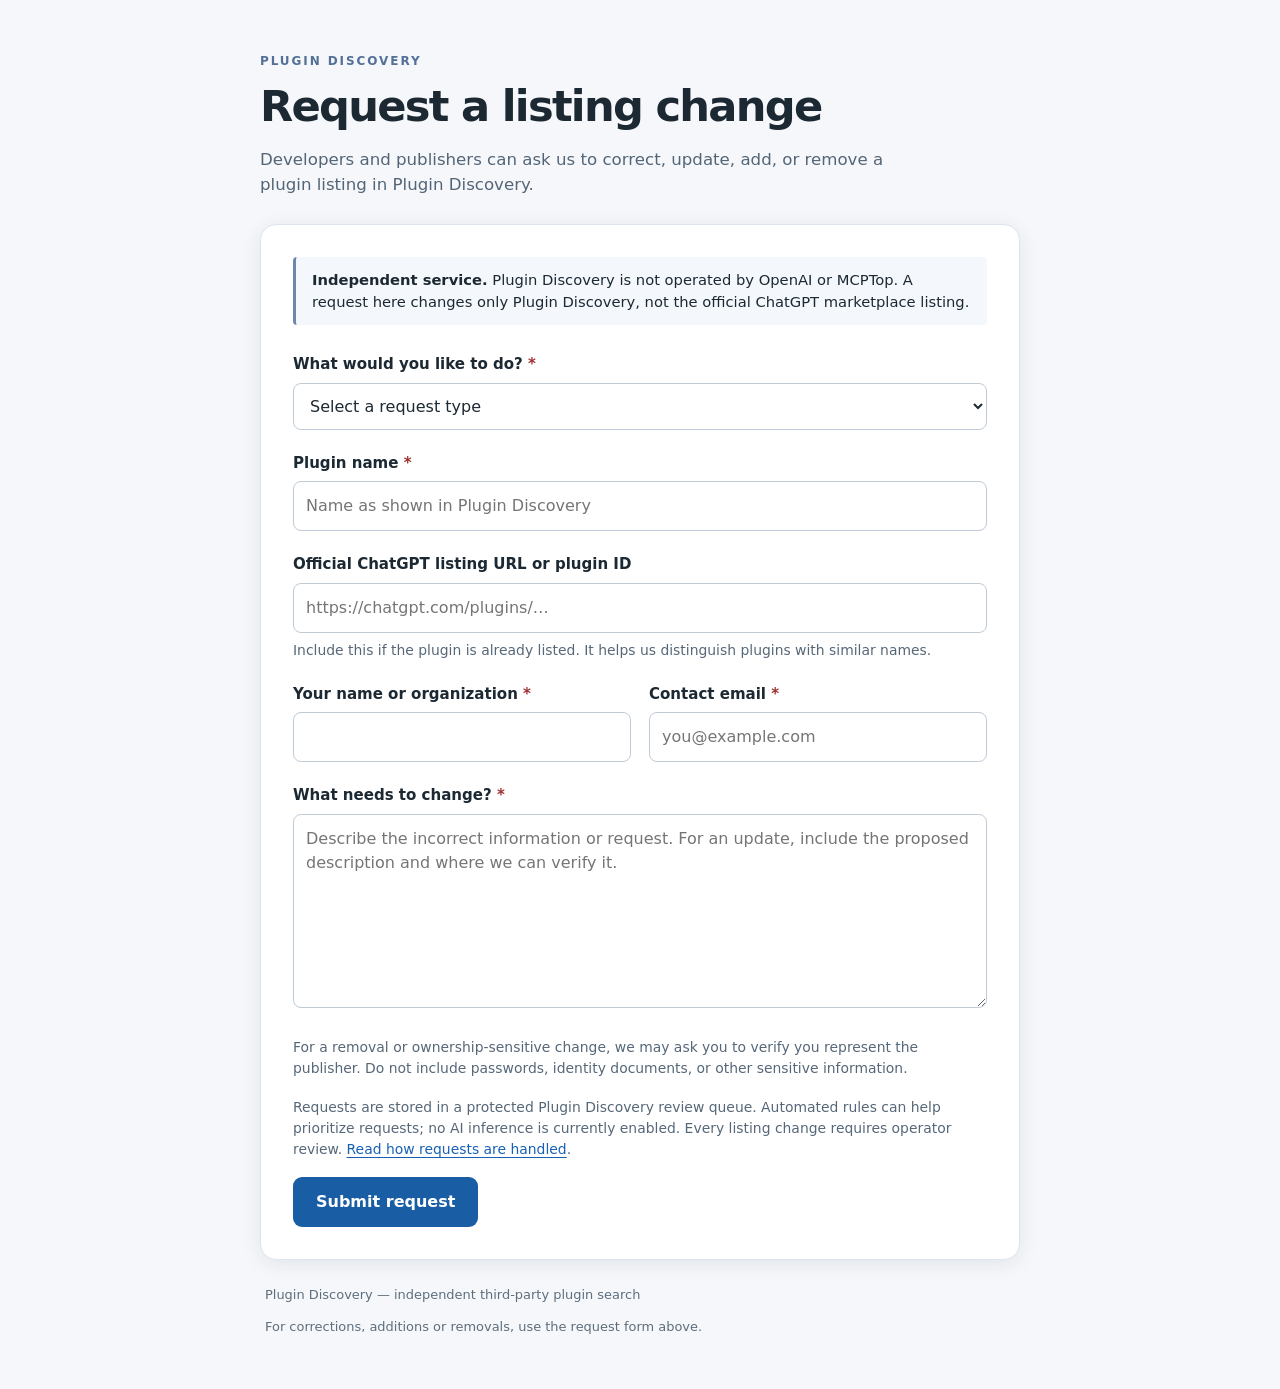
<file: index.html>
<!doctype html>
<html lang="en">
<head>
  <meta charset="utf-8">
  <meta name="viewport" content="width=device-width, initial-scale=1">
  <meta name="referrer" content="strict-origin-when-cross-origin">
  <meta name="description" content="Request an addition, correction, updated description, or removal in Plugin Discovery.">
  <title>Publisher Requests — Plugin Discovery</title>
  <link rel="stylesheet" href="style.css">
</head>
<body>
<main class="shell">
  <header class="masthead">
    <div class="eyebrow">PLUGIN DISCOVERY</div>
    <h1>Request a listing change</h1>
    <p class="intro">Developers and publishers can ask us to correct, update, add, or remove a plugin listing in Plugin Discovery.</p>
  </header>
  <section class="panel">
    <p class="notice"><strong>Independent service.</strong> Plugin Discovery is not operated by OpenAI or MCPTop. A request here changes only Plugin Discovery, not the official ChatGPT marketplace listing.</p>
    <form id="listing-request-form" method="POST" accept-charset="UTF-8">
      <input type="text" name="_honey" class="hp" tabindex="-1" autocomplete="off" aria-hidden="true">
      <div class="field">
        <label for="request_type">What would you like to do? <span class="req">*</span></label>
        <select id="request_type" name="request_type" required>
          <option value="" selected disabled>Select a request type</option>
          <option value="Remove a listing">Remove a listing</option>
          <option value="Correct listing information">Correct listing information</option>
          <option value="Update developer description">Update developer description</option>
          <option value="Suggest missing plugin">Suggest a missing plugin</option>
          <option value="Other publisher question">Other publisher question</option>
        </select>
      </div>
      <div class="field">
        <label for="plugin_name">Plugin name <span class="req">*</span></label>
        <input id="plugin_name" name="plugin_name" type="text" maxlength="200" autocomplete="off" required placeholder="Name as shown in Plugin Discovery" role="combobox" aria-haspopup="listbox" aria-controls="catalog-suggestions" aria-autocomplete="list" aria-expanded="false">
        <div id="catalog-suggestions" class="catalog-suggestions" role="listbox" aria-label="Matching Plugin Discovery listings" hidden></div>
        <p class="hint" id="catalog-suggestion-hint" role="status" aria-live="polite" hidden></p>
      </div>
      <div class="field">
        <label for="listing_url">Official ChatGPT listing URL or plugin ID</label>
        <input id="listing_url" name="listing_url_or_id" type="text" maxlength="320" placeholder="https://chatgpt.com/plugins/…">
        <p class="hint">Include this if the plugin is already listed. It helps us distinguish plugins with similar names.</p>
      </div>
      <div class="grid">
        <div class="field">
          <label for="contact_name">Your name or organization <span class="req">*</span></label>
          <input id="contact_name" name="contact_name" type="text" maxlength="160" required autocomplete="name">
        </div>
        <div class="field">
          <label for="email">Contact email <span class="req">*</span></label>
          <input id="email" name="email" type="email" maxlength="254" required autocomplete="email" placeholder="you@example.com">
        </div>
      </div>
      <div class="field">
        <label for="details">What needs to change? <span class="req">*</span></label>
        <textarea id="details" name="request_details" rows="7" minlength="10" maxlength="4000" required placeholder="Describe the incorrect information or request. For an update, include the proposed description and where we can verify it."></textarea>
      </div>
      <p class="hint">For a removal or ownership-sensitive change, we may ask you to verify you represent the publisher. Do not include passwords, identity documents, or other sensitive information.</p>
      <p class="hint">Requests are stored in a protected Plugin Discovery review queue. Automated rules can help prioritize requests; no AI inference is currently enabled. Every listing change requires operator review. <a href="privacy.html">Read how requests are handled</a>.</p>
      <div id="turnstile-widget" data-sitekey="0x4AAAAAAFdTg-BJUAly3QgW" data-action="listing_request"></div>
      <p id="submission-status" role="status" aria-live="polite"></p>
      <button type="submit">Submit request</button>
    </form>
  </section>
  <footer>
    <span>Plugin Discovery — independent third-party plugin search</span>
    <span>For corrections, additions or removals, use the request form above.</span>
  </footer>
</main>
  <script src="request.js"></script>
  <script type="module" src="request-suggest.mjs"></script>
  <script src="https://challenges.cloudflare.com/turnstile/v0/api.js?render=explicit&amp;onload=onListingRequestTurnstileReady" async defer></script>
</body>
</html>
</file>
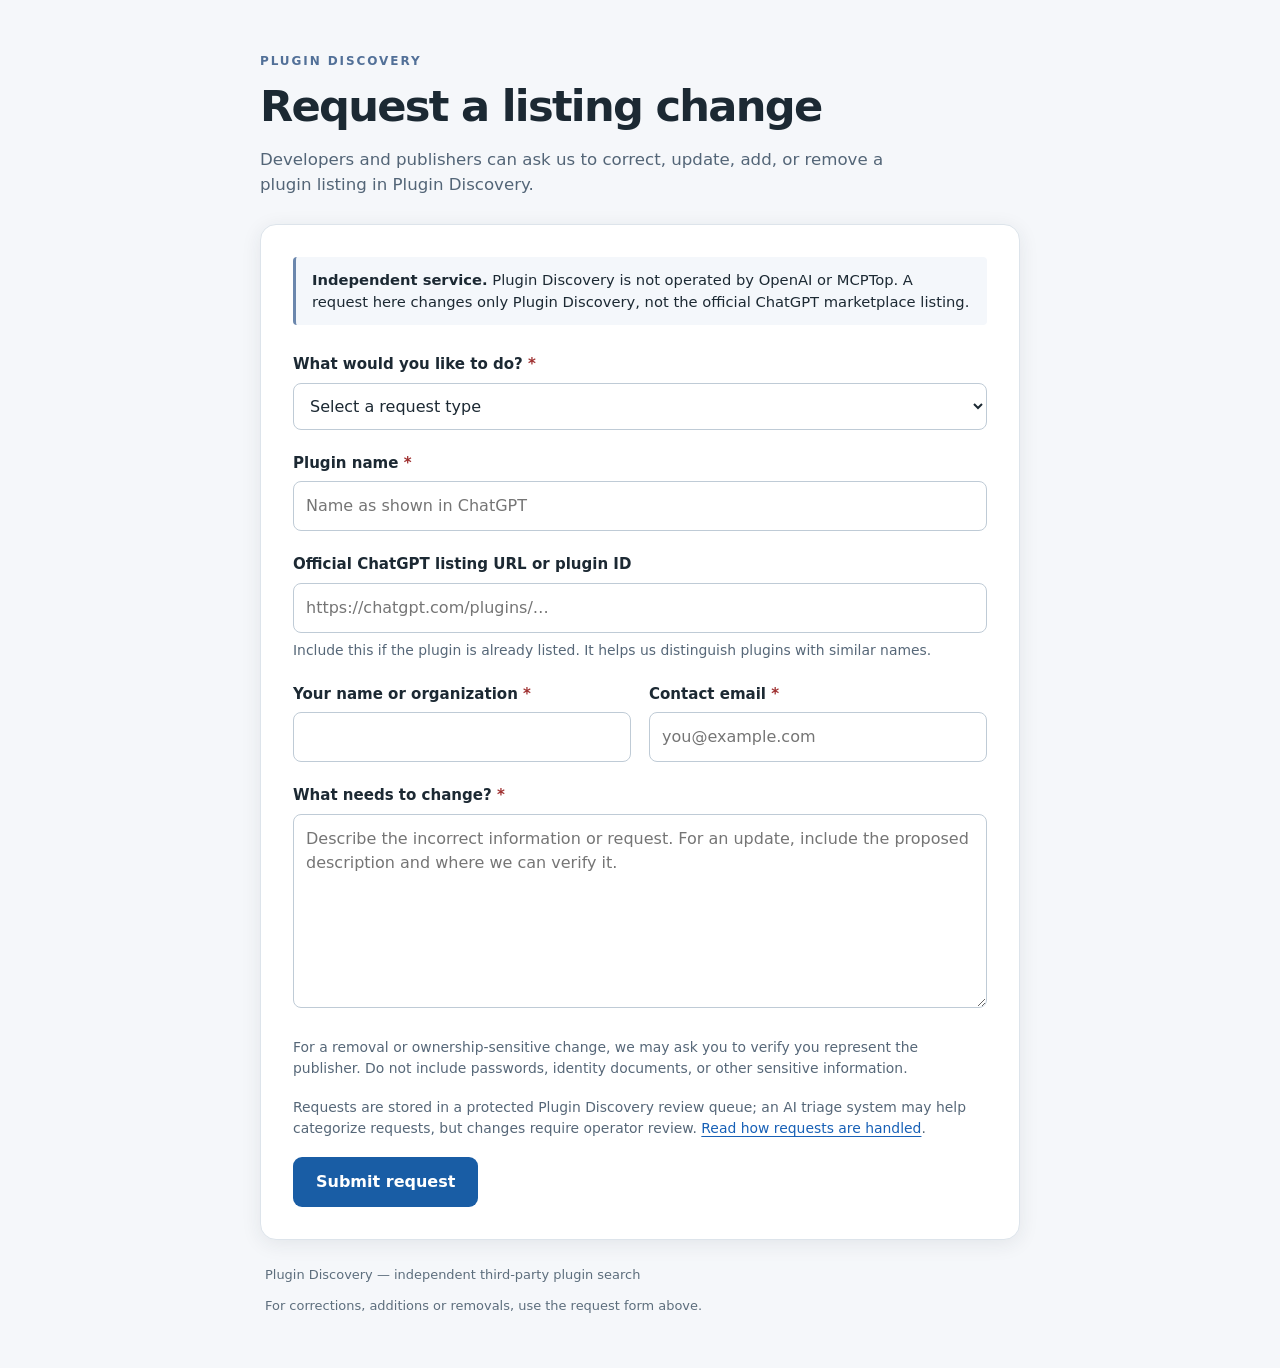
<file: index.next.html>
<!doctype html>
<html lang="en">
<head>
  <meta charset="utf-8">
  <meta name="viewport" content="width=device-width, initial-scale=1">
  <meta name="referrer" content="strict-origin-when-cross-origin">
  <meta name="description" content="Request an addition, correction, updated description, or removal in Plugin Discovery.">
  <title>Publisher Requests — Plugin Discovery (preview)</title>
  <link rel="stylesheet" href="style.css">
</head>
<body>
<main class="shell">
  <header class="masthead">
    <div class="eyebrow">PLUGIN DISCOVERY</div>
    <h1>Request a listing change</h1>
    <p class="intro">Developers and publishers can ask us to correct, update, add, or remove a plugin listing in Plugin Discovery.</p>
  </header>
  <section class="panel">
    <p class="notice"><strong>Independent service.</strong> Plugin Discovery is not operated by OpenAI or MCPTop. A request here changes only Plugin Discovery, not the official ChatGPT marketplace listing.</p>
    <form id="listing-request-form" method="POST" accept-charset="UTF-8">
      <input type="text" name="_honey" class="hp" tabindex="-1" autocomplete="off" aria-hidden="true">
      <div class="field">
        <label for="request_type">What would you like to do? <span class="req">*</span></label>
        <select id="request_type" name="request_type" required>
          <option value="" selected disabled>Select a request type</option>
          <option value="Remove a listing">Remove a listing</option>
          <option value="Correct listing information">Correct listing information</option>
          <option value="Update developer description">Update developer description</option>
          <option value="Suggest missing plugin">Suggest a missing plugin</option>
          <option value="Other publisher question">Other publisher question</option>
        </select>
      </div>
      <div class="field">
        <label for="plugin_name">Plugin name <span class="req">*</span></label>
        <input id="plugin_name" name="plugin_name" type="text" maxlength="200" autocomplete="off" required placeholder="Name as shown in ChatGPT">
      </div>
      <div class="field">
        <label for="listing_url">Official ChatGPT listing URL or plugin ID</label>
        <input id="listing_url" name="listing_url_or_id" type="text" maxlength="320" placeholder="https://chatgpt.com/plugins/…">
        <p class="hint">Include this if the plugin is already listed. It helps us distinguish plugins with similar names.</p>
      </div>
      <div class="grid">
        <div class="field">
          <label for="contact_name">Your name or organization <span class="req">*</span></label>
          <input id="contact_name" name="contact_name" type="text" maxlength="160" required autocomplete="name">
        </div>
        <div class="field">
          <label for="email">Contact email <span class="req">*</span></label>
          <input id="email" name="email" type="email" maxlength="254" required autocomplete="email" placeholder="you@example.com">
        </div>
      </div>
      <div class="field">
        <label for="details">What needs to change? <span class="req">*</span></label>
        <textarea id="details" name="request_details" rows="7" minlength="10" maxlength="4000" required placeholder="Describe the incorrect information or request. For an update, include the proposed description and where we can verify it."></textarea>
      </div>
      <p class="hint">For a removal or ownership-sensitive change, we may ask you to verify you represent the publisher. Do not include passwords, identity documents, or other sensitive information.</p>
      <p class="hint">Requests are stored in a protected Plugin Discovery review queue; an AI triage system may help categorize requests, but changes require operator review. <a href="privacy.next.html">Read how requests are handled</a>.</p>
      <div id="turnstile-widget" data-sitekey="0x4AAAAAAFdTg-BJUAly3QgW" data-action="listing_request"></div>
      <p id="submission-status" role="status" aria-live="polite"></p>
      <button type="submit">Submit request</button>
    </form>
  </section>
  <footer>
    <span>Plugin Discovery — independent third-party plugin search</span>
    <span>For corrections, additions or removals, use the request form above.</span>
  </footer>
</main>
  <script src="request.next.js"></script>
  <script src="https://challenges.cloudflare.com/turnstile/v0/api.js?render=explicit&amp;onload=onListingRequestTurnstileReady" async defer></script>
</body>
</html>
</file>
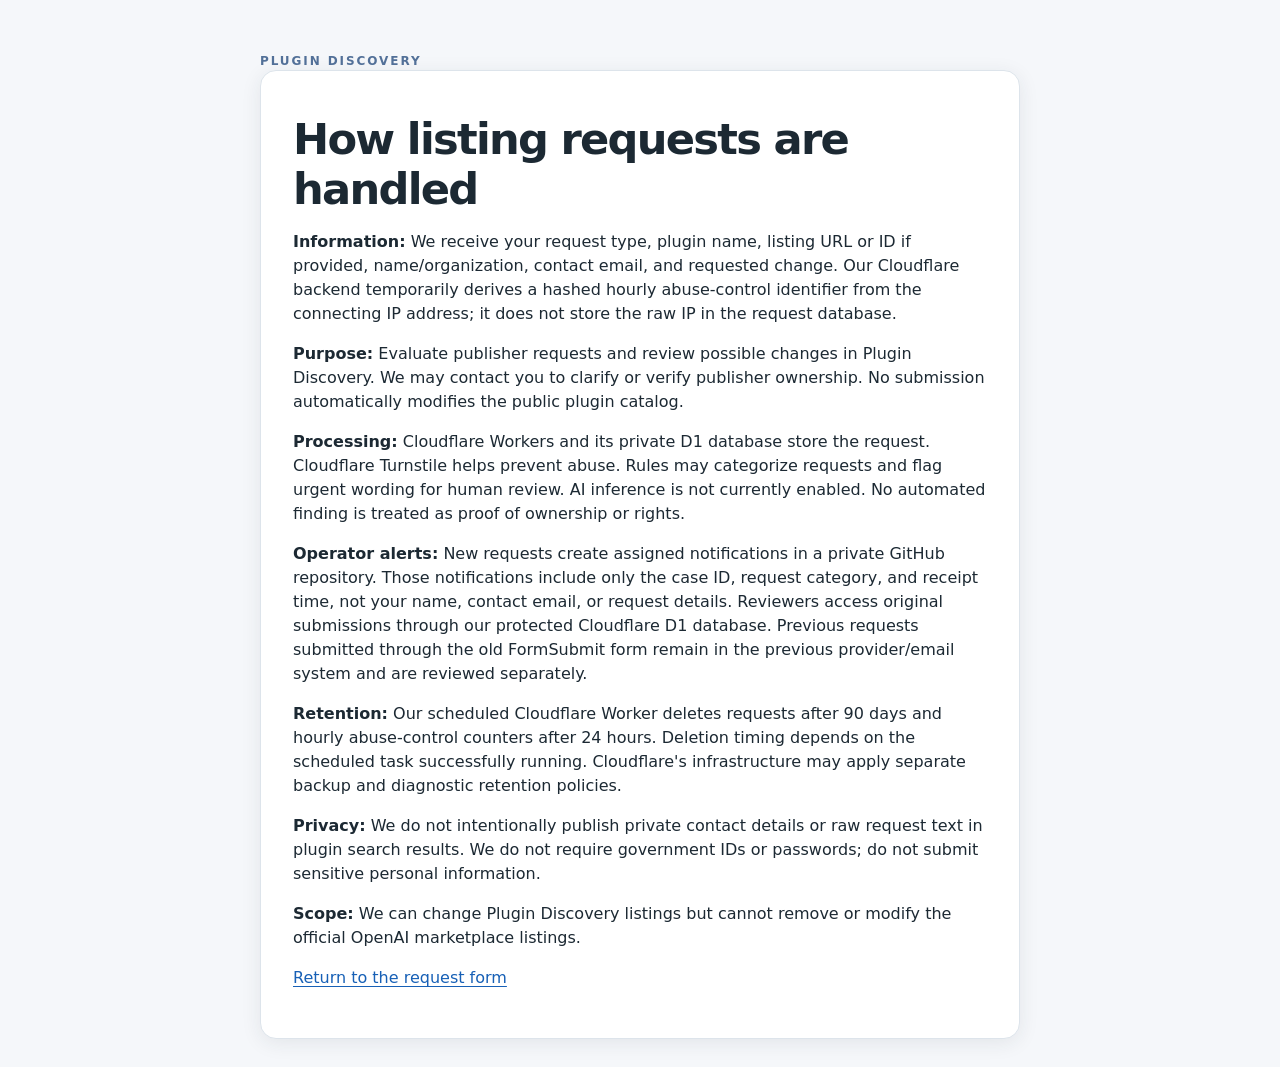
<file: privacy.html>
<!doctype html>
<html lang="en"><head><meta charset="utf-8"><meta name="viewport" content="width=device-width,initial-scale=1"><meta name="referrer" content="strict-origin-when-cross-origin"><title>Request privacy — Plugin Discovery</title><link rel="stylesheet" href="style.css"></head>
<body><main class="shell"><div class="eyebrow">PLUGIN DISCOVERY</div><section class="panel"><h1>How listing requests are handled</h1>
<p><strong>Information:</strong> We receive your request type, plugin name, listing URL or ID if provided, name/organization, contact email, and requested change. Our Cloudflare backend temporarily derives a hashed hourly abuse-control identifier from the connecting IP address; it does not store the raw IP in the request database.</p>
<p><strong>Purpose:</strong> Evaluate publisher requests and review possible changes in Plugin Discovery. We may contact you to clarify or verify publisher ownership. No submission automatically modifies the public plugin catalog.</p>
<p><strong>Processing:</strong> Cloudflare Workers and its private D1 database store the request. Cloudflare Turnstile helps prevent abuse. Rules may categorize requests and flag urgent wording for human review. AI inference is not currently enabled. No automated finding is treated as proof of ownership or rights.</p>
<p><strong>Operator alerts:</strong> New requests create assigned notifications in a private GitHub repository. Those notifications include only the case ID, request category, and receipt time, not your name, contact email, or request details. Reviewers access original submissions through our protected Cloudflare D1 database. Previous requests submitted through the old FormSubmit form remain in the previous provider/email system and are reviewed separately.</p>
<p><strong>Retention:</strong> Our scheduled Cloudflare Worker deletes requests after 90 days and hourly abuse-control counters after 24 hours. Deletion timing depends on the scheduled task successfully running. Cloudflare's infrastructure may apply separate backup and diagnostic retention policies.</p>
<p><strong>Privacy:</strong> We do not intentionally publish private contact details or raw request text in plugin search results. We do not require government IDs or passwords; do not submit sensitive personal information.</p>
<p><strong>Scope:</strong> We can change Plugin Discovery listings but cannot remove or modify the official OpenAI marketplace listings.</p>
<p><a href="index.html">Return to the request form</a></p>
</section></main></body></html>
</file>
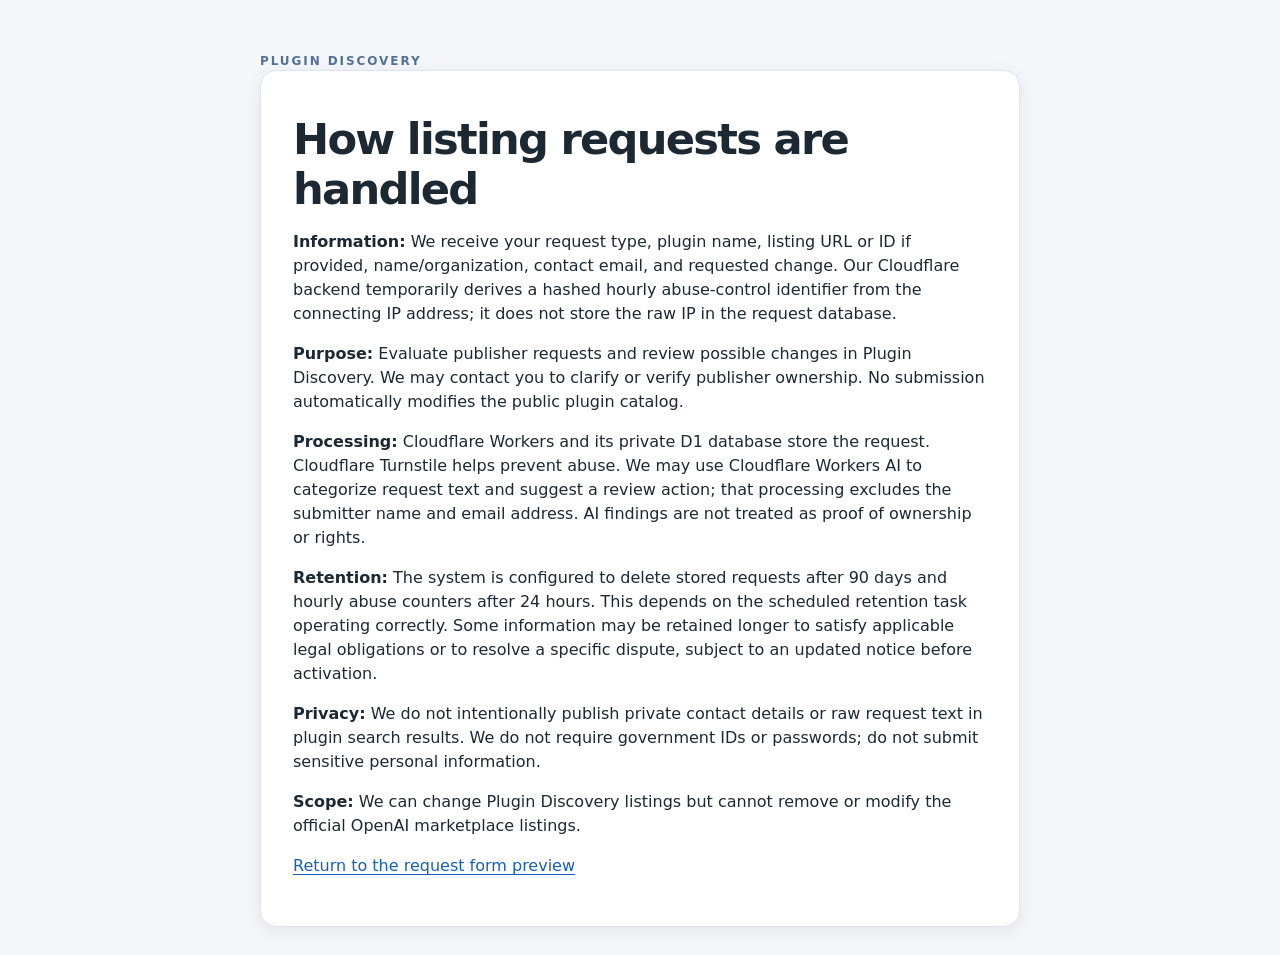
<file: privacy.next.html>
<!doctype html>
<html lang="en"><head><meta charset="utf-8"><meta name="viewport" content="width=device-width,initial-scale=1"><meta name="referrer" content="strict-origin-when-cross-origin"><title>Request privacy — Plugin Discovery (preview)</title><link rel="stylesheet" href="style.css"></head>
<body><main class="shell"><div class="eyebrow">PLUGIN DISCOVERY</div><section class="panel"><h1>How listing requests are handled</h1>
<p><strong>Information:</strong> We receive your request type, plugin name, listing URL or ID if provided, name/organization, contact email, and requested change. Our Cloudflare backend temporarily derives a hashed hourly abuse-control identifier from the connecting IP address; it does not store the raw IP in the request database.</p>
<p><strong>Purpose:</strong> Evaluate publisher requests and review possible changes in Plugin Discovery. We may contact you to clarify or verify publisher ownership. No submission automatically modifies the public plugin catalog.</p>
<p><strong>Processing:</strong> Cloudflare Workers and its private D1 database store the request. Cloudflare Turnstile helps prevent abuse. We may use Cloudflare Workers AI to categorize request text and suggest a review action; that processing excludes the submitter name and email address. AI findings are not treated as proof of ownership or rights.</p>
<p><strong>Retention:</strong> The system is configured to delete stored requests after 90 days and hourly abuse counters after 24 hours. This depends on the scheduled retention task operating correctly. Some information may be retained longer to satisfy applicable legal obligations or to resolve a specific dispute, subject to an updated notice before activation.</p>
<p><strong>Privacy:</strong> We do not intentionally publish private contact details or raw request text in plugin search results. We do not require government IDs or passwords; do not submit sensitive personal information.</p>
<p><strong>Scope:</strong> We can change Plugin Discovery listings but cannot remove or modify the official OpenAI marketplace listings.</p>
<p><a href="index.next.html">Return to the request form preview</a></p>
</section></main></body></html>
</file>
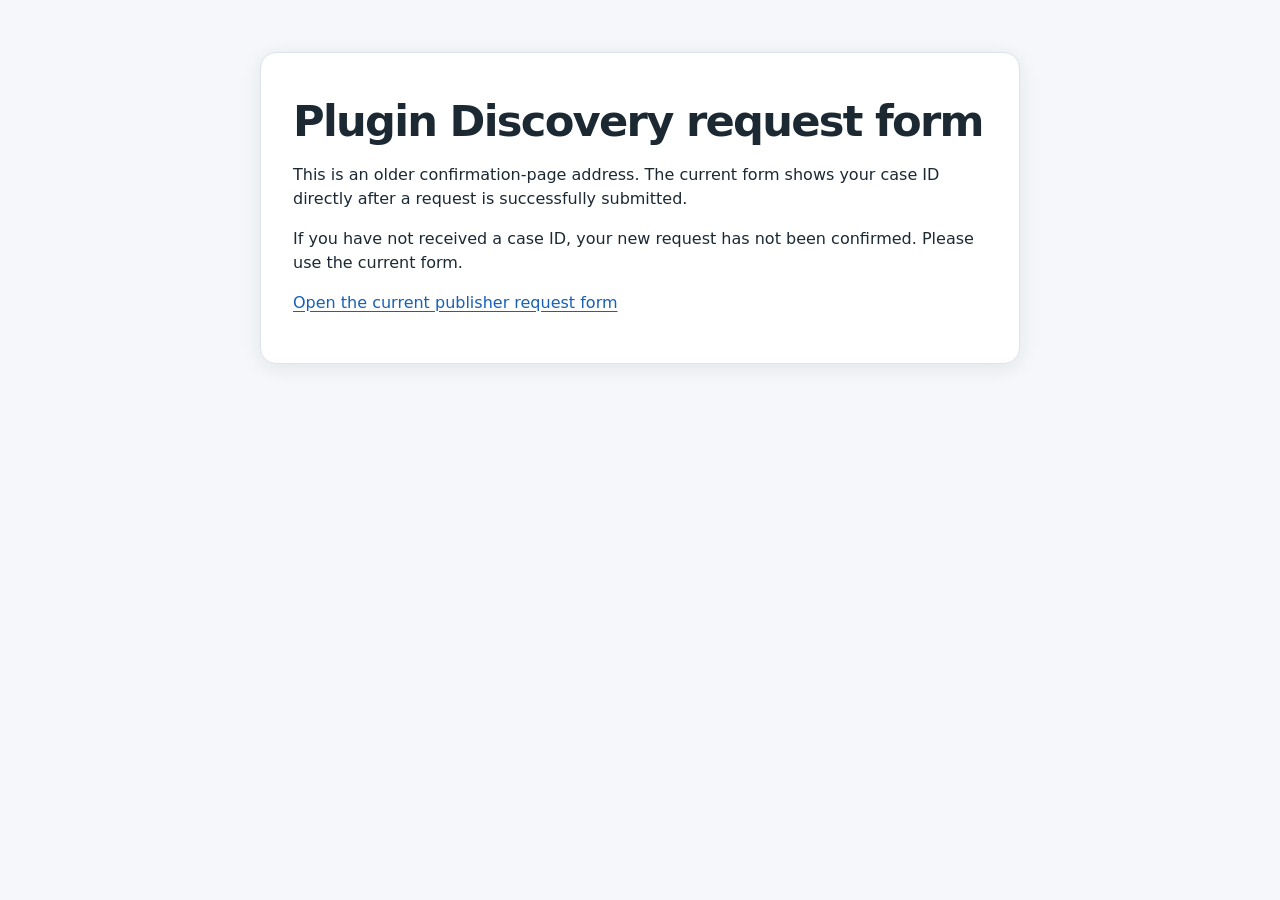
<file: thanks.html>
<!doctype html>
<html lang="en"><head><meta charset="utf-8"><meta name="viewport" content="width=device-width, initial-scale=1"><meta name="robots" content="noindex,nofollow"><title>Plugin Discovery request form</title><link rel="stylesheet" href="style.css"></head>
<body><main class="shell"><section class="panel"><h1>Plugin Discovery request form</h1>
<p>This is an older confirmation-page address. The current form shows your case ID directly after a request is successfully submitted.</p>
<p>If you have not received a case ID, your new request has not been confirmed. Please use the current form.</p>
<p><a href="index.html">Open the current publisher request form</a></p>
</section></main></body></html>
</file>
<file: style.css>
:root{color-scheme:light;font-family:system-ui,-apple-system,BlinkMacSystemFont,"Segoe UI",sans-serif;font-synthesis:none;background:#f5f7fa;color:#1c2933}
*{box-sizing:border-box}
body{margin:0;line-height:1.5}
a{color:#1760b6;text-underline-offset:3px}
a:hover{text-decoration-thickness:2px}
.shell{width:min(100% - 32px,760px);margin:0 auto;padding:52px 0 28px}
.masthead{margin-bottom:26px}
.eyebrow{font-size:.75rem;letter-spacing:.16em;font-weight:750;color:#527098}
h1{font-size:clamp(1.8rem,5vw,2.7rem);letter-spacing:-.04em;line-height:1.15;margin:12px 0}
.intro{font-size:1.04rem;color:#536577;max-width:60ch}
.panel{border:1px solid #dde4eb;background:white;border-radius:16px;box-shadow:0 4px 20px #1f293716;padding:32px}
.notice{background:#f4f7fb;padding:12px 16px;border-left:3px solid #6b87ad;border-radius:4px;font-size:.92rem;margin:0 0 28px}
.field{margin-bottom:22px;min-width:0}
label{font-size:.94rem;font-weight:650;display:block;margin-bottom:7px}
.req{color:#9f2f2f}
input,textarea,select{width:100%;font:inherit;color:inherit;border:1px solid #bfcbd6;border-radius:8px;padding:12px;background:#fff;min-height:46px}
textarea{min-height:152px;resize:vertical}
input:focus,textarea:focus,select:focus,button:focus-visible{outline:3px solid #9bc9f7;outline-offset:2px}
.grid{display:grid;grid-template-columns:1fr 1fr;gap:18px}
.hint{font-size:.87rem;color:#566778;margin:7px 0 18px}
.catalog-suggestions[hidden]{display:none}
.catalog-suggestions{border:1px solid #bfcbd6;border-radius:8px;max-height:240px;overflow-y:auto;margin-top:5px;padding:4px;background:white;box-shadow:0 4px 14px #1f29371a}
button.catalog-suggestion{display:block;width:100%;background:#fff;color:#1c2933;text-align:left;padding:11px 13px;font-weight:500;min-height:44px;border-radius:5px;overflow-wrap:anywhere}
button.catalog-suggestion:hover,button.catalog-suggestion:focus-visible{background:#eaf2fc;color:#103d69}
button{border:0;background:#195da5;color:white;font:inherit;font-weight:700;padding:13px 23px;border-radius:9px;cursor:pointer;min-height:48px}
button:hover{background:#11477e}
footer{display:flex;justify-content:space-between;flex-wrap:wrap;gap:12px;color:#5d6e7d;font-size:.81rem;padding:25px 5px}
.hp{position:absolute;left:-9999px;opacity:0;height:0;width:0}
@media(max-width:600px){.shell{padding-top:30px}.panel{padding:20px 17px}.grid{display:block}footer{display:block}footer span{display:block;margin-bottom:12px}}
@media(prefers-reduced-motion:reduce){*{scroll-behavior:auto!important}}
</file>
